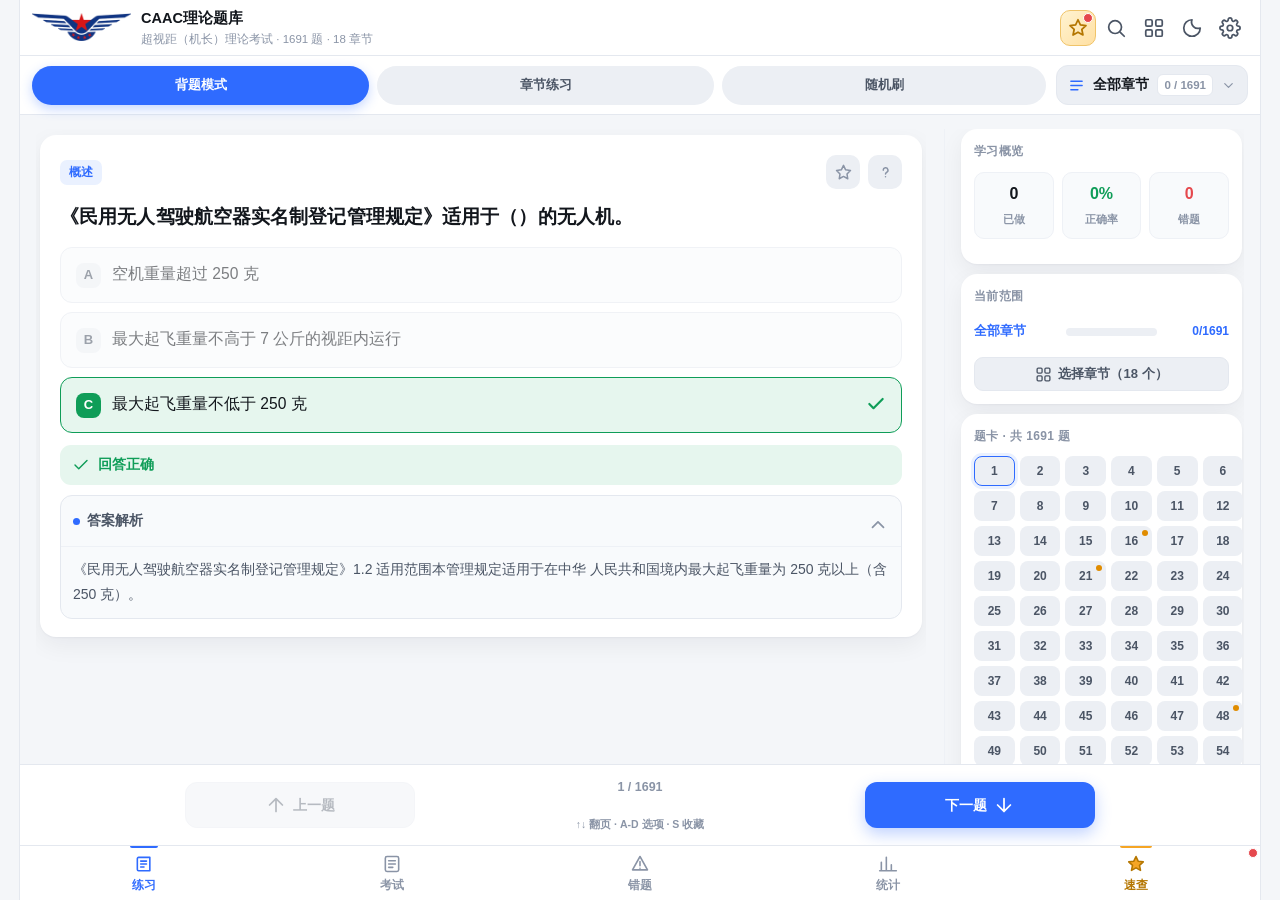
<file: index.html>
<!DOCTYPE html>
<html lang="zh-CN">
<head>
<meta charset="UTF-8">
<meta name="viewport" content="width=device-width,initial-scale=1,viewport-fit=cover,maximum-scale=1,user-scalable=no">
<meta name="theme-color" content="#ffffff">
<title>CAAC理论题库</title>
<link rel="icon" href="assets/favicon.png" type="image/png">
<link rel="apple-touch-icon" href="assets/favicon.png">
<link rel="stylesheet" href="assets/styles.css?v=20260930a">
</head>
<body>

<div id="app">
  <!-- ============ 顶部 ============ -->
  <header class="topbar">
    <div class="tb-left">
      <div class="logo"><img src="assets/logo-mark.png" alt="中国民航 CAAC 徽标"></div>
      <div class="tb-title">
        <div class="t1"><span id="bankName">题库加载中…</span></div>
        <div class="t2" id="bankMeta">—</div>
      </div>
    </div>
    <div class="tb-right">
      <a class="icon-btn cheat-btn" href="cheatsheet.html" title="理论速查 · 高频考点" aria-label="理论速查">
        <svg viewBox="0 0 24 24"><path d="M12 3l2.6 5.6 6.1.8-4.5 4.2 1.2 6-5.4-3-5.4 3 1.2-6L3.3 9.4l6.1-.8z"/></svg>
        <span class="dot"></span>
      </a>
      <button class="icon-btn" id="btnSearch" title="搜索题目">
        <svg viewBox="0 0 24 24"><circle cx="11" cy="11" r="7"/><path d="M21 21l-4.3-4.3"/></svg>
      </button>
      <button class="icon-btn" id="btnSheet" title="题卡">
        <svg viewBox="0 0 24 24"><rect x="3" y="3" width="7" height="7" rx="1.5"/><rect x="14" y="3" width="7" height="7" rx="1.5"/><rect x="3" y="14" width="7" height="7" rx="1.5"/><rect x="14" y="14" width="7" height="7" rx="1.5"/></svg>
      </button>
      <button class="icon-btn" id="btnTheme" title="切换主题">
        <svg viewBox="0 0 24 24" id="icoTheme"><path d="M12 3a9 9 0 1 0 9 9 7 7 0 0 1-9-9z"/></svg>
      </button>
      <button class="icon-btn" id="btnSetting" title="设置">
        <svg viewBox="0 0 24 24"><circle cx="12" cy="12" r="3"/><path d="M19.4 15a1.65 1.65 0 0 0 .33 1.82l.06.06a2 2 0 0 1-2.83 2.83l-.06-.06a1.65 1.65 0 0 0-1.82-.33 1.65 1.65 0 0 0-1 1.51V21a2 2 0 0 1-4 0v-.09A1.65 1.65 0 0 0 9 19.4a1.65 1.65 0 0 0-1.82.33l-.06.06a2 2 0 0 1-2.83-2.83l.06-.06a1.65 1.65 0 0 0 .33-1.82 1.65 1.65 0 0 0-1.51-1H3a2 2 0 0 1 0-4h.09A1.65 1.65 0 0 0 4.6 9a1.65 1.65 0 0 0-.33-1.82l-.06-.06a2 2 0 0 1 2.83-2.83l.06.06a1.65 1.65 0 0 0 1.82.33H9a1.65 1.65 0 0 0 1-1.51V3a2 2 0 0 1 4 0v.09a1.65 1.65 0 0 0 1 1.51 1.65 1.65 0 0 0 1.82-.33l.06-.06a2 2 0 0 1 2.83 2.83l-.06.06a1.65 1.65 0 0 0-.33 1.82V9a1.65 1.65 0 0 0 1.51 1H21a2 2 0 0 1 0 4h-.09a1.65 1.65 0 0 0-1.51 1z"/></svg>
      </button>
    </div>
  </header>

  <!-- ============ 主体 ============ -->
  <main id="main">

    <!-- ---------- 练习 ---------- -->
    <section class="page" id="page-practice">
      <div class="modebar">
        <div class="seg" id="modeChips">
          <button class="chip on" data-mode="browse">背题模式</button>
          <button class="chip" data-mode="chapter">章节练习</button>
          <button class="chip" data-mode="random">随机刷</button>
        </div>
        <button class="catmenu" id="catMenu">
          <svg class="cm-i" viewBox="0 0 24 24"><path d="M4 6h16M4 12h16M4 18h10"/></svg>
          <span class="cm-t" id="catMenuTitle">全部章节</span>
          <span class="cm-n" id="catMenuNum">0 / 0</span>
          <svg class="cm-a" viewBox="0 0 24 24"><path d="M6 9l6 6 6-6"/></svg>
        </button>
      </div>

      <div class="p-body">
        <div class="stage" id="stage">
          <div class="card-wrap" id="cardWrap"></div>
        </div>
        <aside class="rail" id="rail"></aside>
      </div>

      <div class="qbar">
        <button class="nav-btn" id="btnPrev">
          <svg viewBox="0 0 24 24"><path d="M12 19V5M5 12l7-7 7 7"/></svg><span>上一题</span>
        </button>
        <div class="qbar-mid">
          <div class="pos" id="posText">0 / 0</div>
          <div class="combo" id="comboText"></div>
          <div class="hint">↑↓ 翻页 · A-D 选项 · S 收藏</div>
        </div>
        <button class="nav-btn primary" id="btnNext">
          <span>下一题</span><svg viewBox="0 0 24 24"><path d="M12 5v14M19 12l-7 7-7-7"/></svg>
        </button>
      </div>
    </section>

    <!-- ---------- 考试 ---------- -->
    <section class="page hide" id="page-exam">
      <div id="examSetup" class="panel-wrap"></div>
      <div id="examRun" class="hide"></div>
      <div id="examResult" class="hide"></div>
    </section>

    <!-- ---------- 错题 ---------- -->
    <section class="page hide" id="page-wrong">
      <div class="modebar">
        <button class="catmenu" id="wrongMenu">
          <svg class="cm-i" viewBox="0 0 24 24"><path d="M12 3l9 16H3z"/><path d="M12 9.5v4M12 17h.01"/></svg>
          <span class="cm-t" id="wrongMenuTitle">全部错题</span>
          <span class="cm-n" id="wrongMenuNum">0</span>
          <svg class="cm-a" viewBox="0 0 24 24"><path d="M6 9l6 6 6-6"/></svg>
        </button>
      </div>
      <div class="panel-wrap" id="wrongBody"></div>
    </section>

    <!-- ---------- 统计 ---------- -->
    <section class="page hide" id="page-stats">
      <div class="panel-wrap" id="statsBody"></div>
    </section>

  </main>

  <!-- ============ 底部导航 ============ -->
  <nav class="tabbar">
    <button class="tab on" data-tab="practice">
      <svg viewBox="0 0 24 24"><path d="M4 5.5A1.5 1.5 0 0 1 5.5 4H19v16H5.5A1.5 1.5 0 0 1 4 18.5z"/><path d="M8 8.5h7M8 12h7M8 15.5h4"/></svg>
      <span>练习</span>
    </button>
    <button class="tab" data-tab="exam">
      <svg viewBox="0 0 24 24"><rect x="4" y="3" width="16" height="18" rx="2"/><path d="M8 8h8M8 12h8M8 16h5"/></svg>
      <span>考试</span>
    </button>
    <button class="tab" data-tab="wrong">
      <svg viewBox="0 0 24 24"><path d="M12 3l9 16H3z"/><path d="M12 9v5M12 17h.01"/></svg>
      <span>错题</span>
    </button>
    <button class="tab" data-tab="stats">
      <svg viewBox="0 0 24 24"><path d="M4 20V10M10 20V4M16 20v-7M22 20H2"/></svg>
      <span>统计</span>
    </button>
    <a class="tab cheat-tab" href="cheatsheet.html">
      <svg viewBox="0 0 24 24"><path d="M12 3l2.6 5.6 6.1.8-4.5 4.2 1.2 6-5.4-3-5.4 3 1.2-6L3.3 9.4l6.1-.8z"/></svg>
      <span>速查</span>
      <em class="cheat-dot"></em>
    </a>
  </nav>
</div>

<!-- ============ 弹层 ============ -->
<div class="mask hide" id="mask"></div>

<div class="sheet hide" id="sheet">
  <div class="sheet-head">
    <div class="sh-title" id="sheetTitle">题卡</div>
    <button class="icon-btn" id="sheetClose">
      <svg viewBox="0 0 24 24"><path d="M6 6l12 12M18 6L6 18"/></svg>
    </button>
  </div>
  <div class="sheet-body" id="sheetBody"></div>
</div>

<div class="toast" id="toast"></div>

<script src="data/bank-real.js?v=20260930a"></script>
<script src="assets/app.js?v=20260930a"></script>
</body>
</html>
</file>
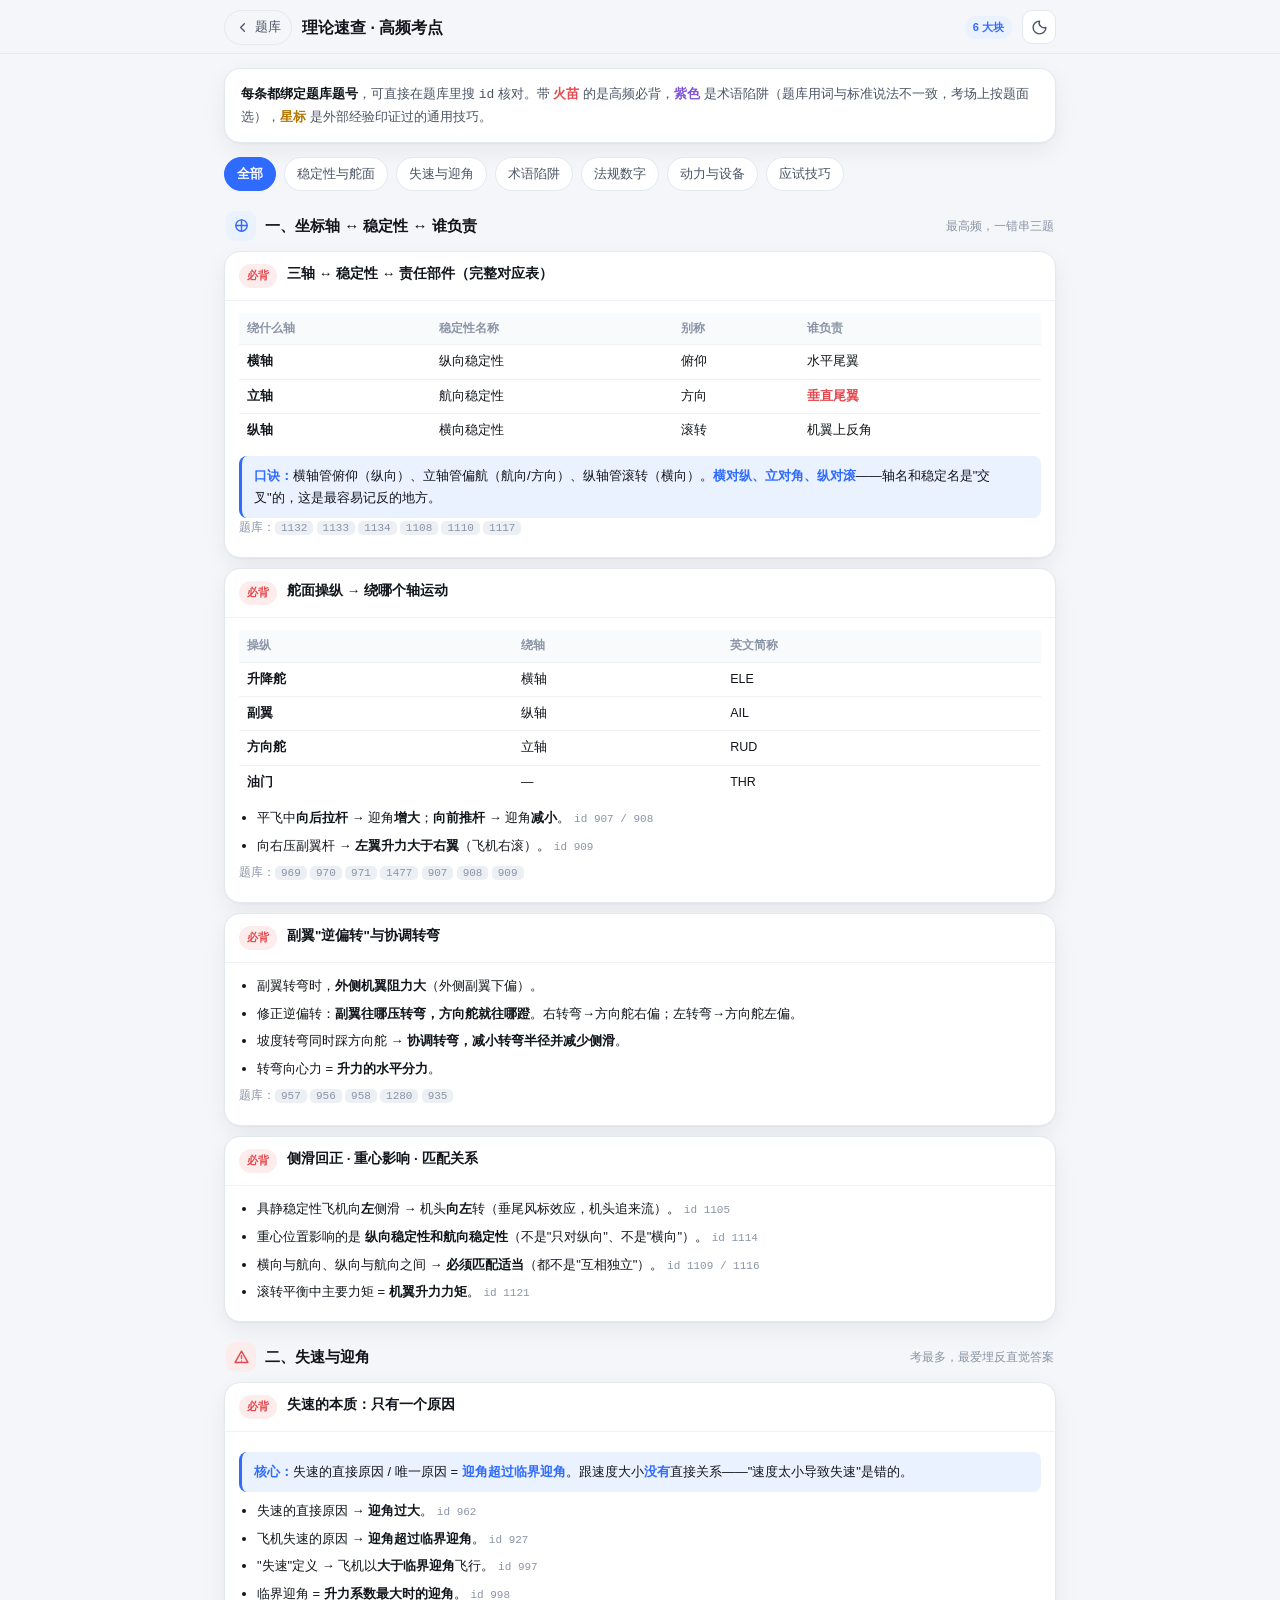
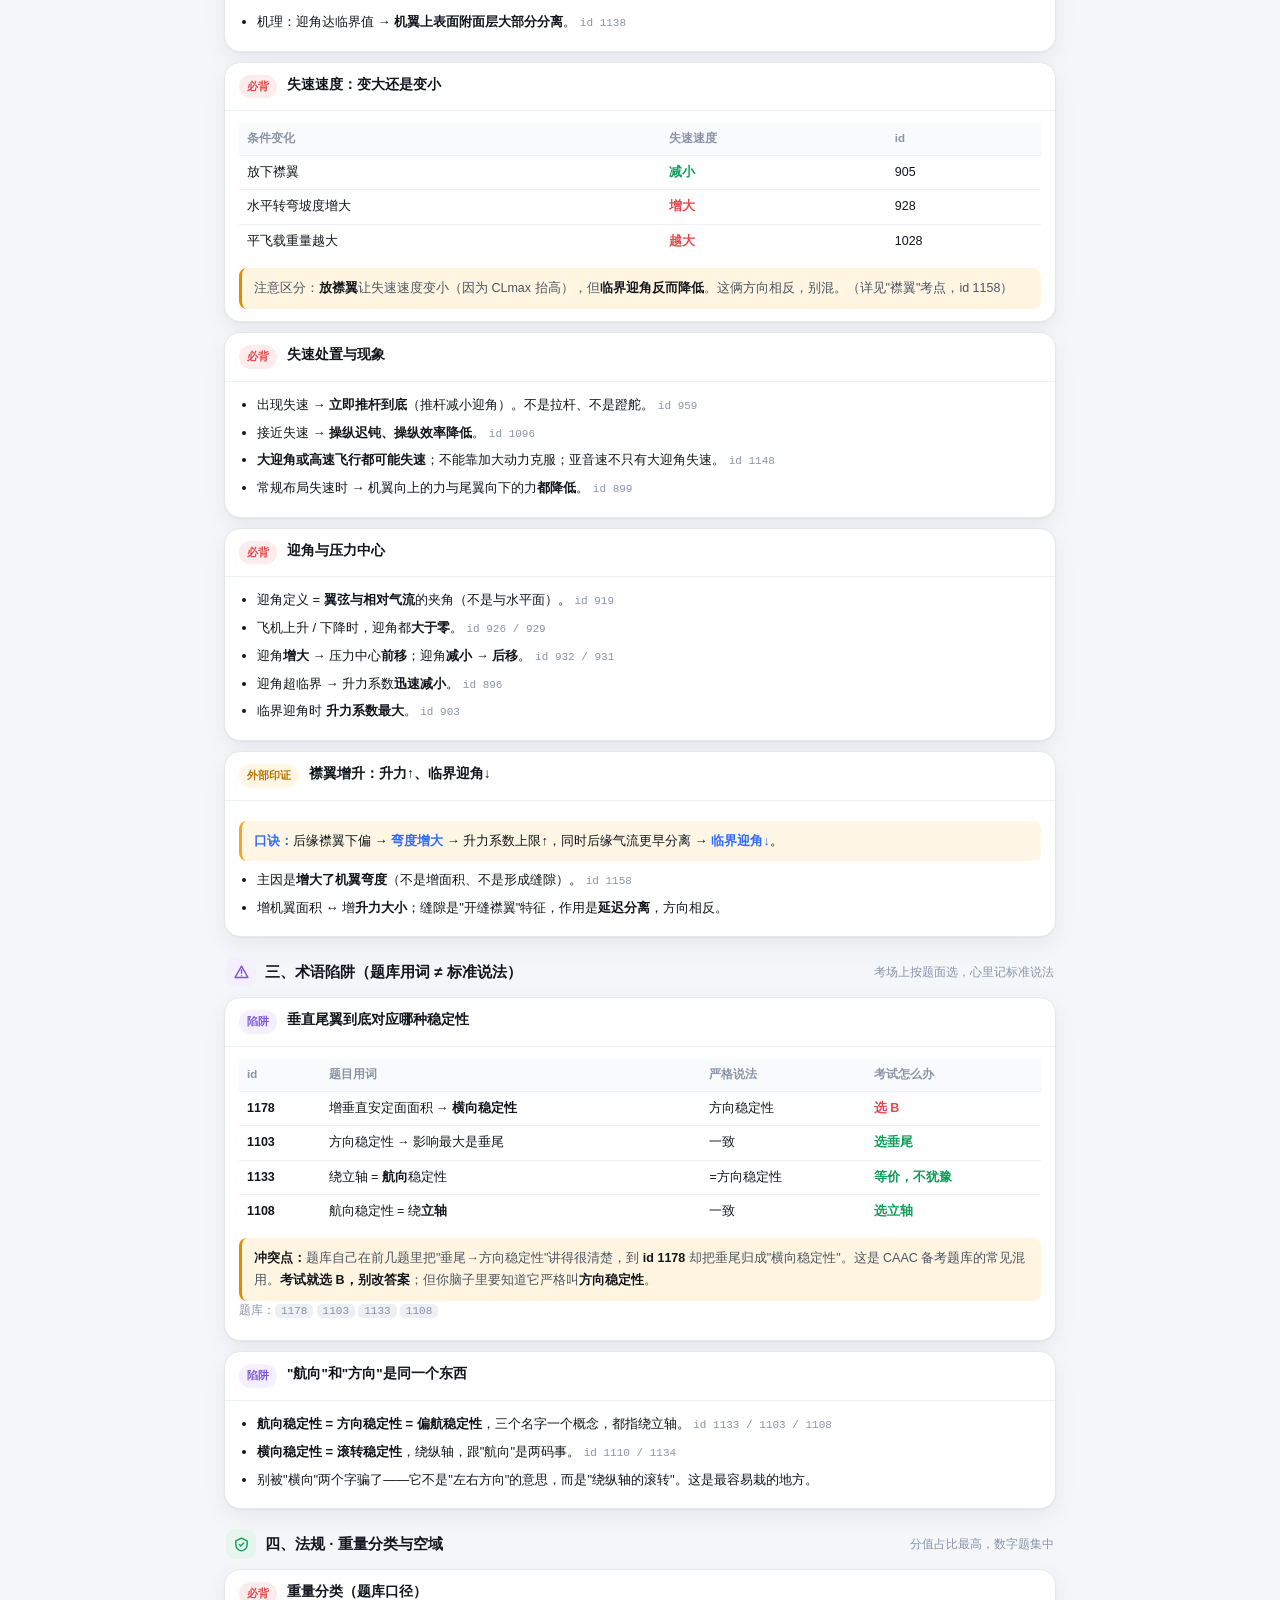
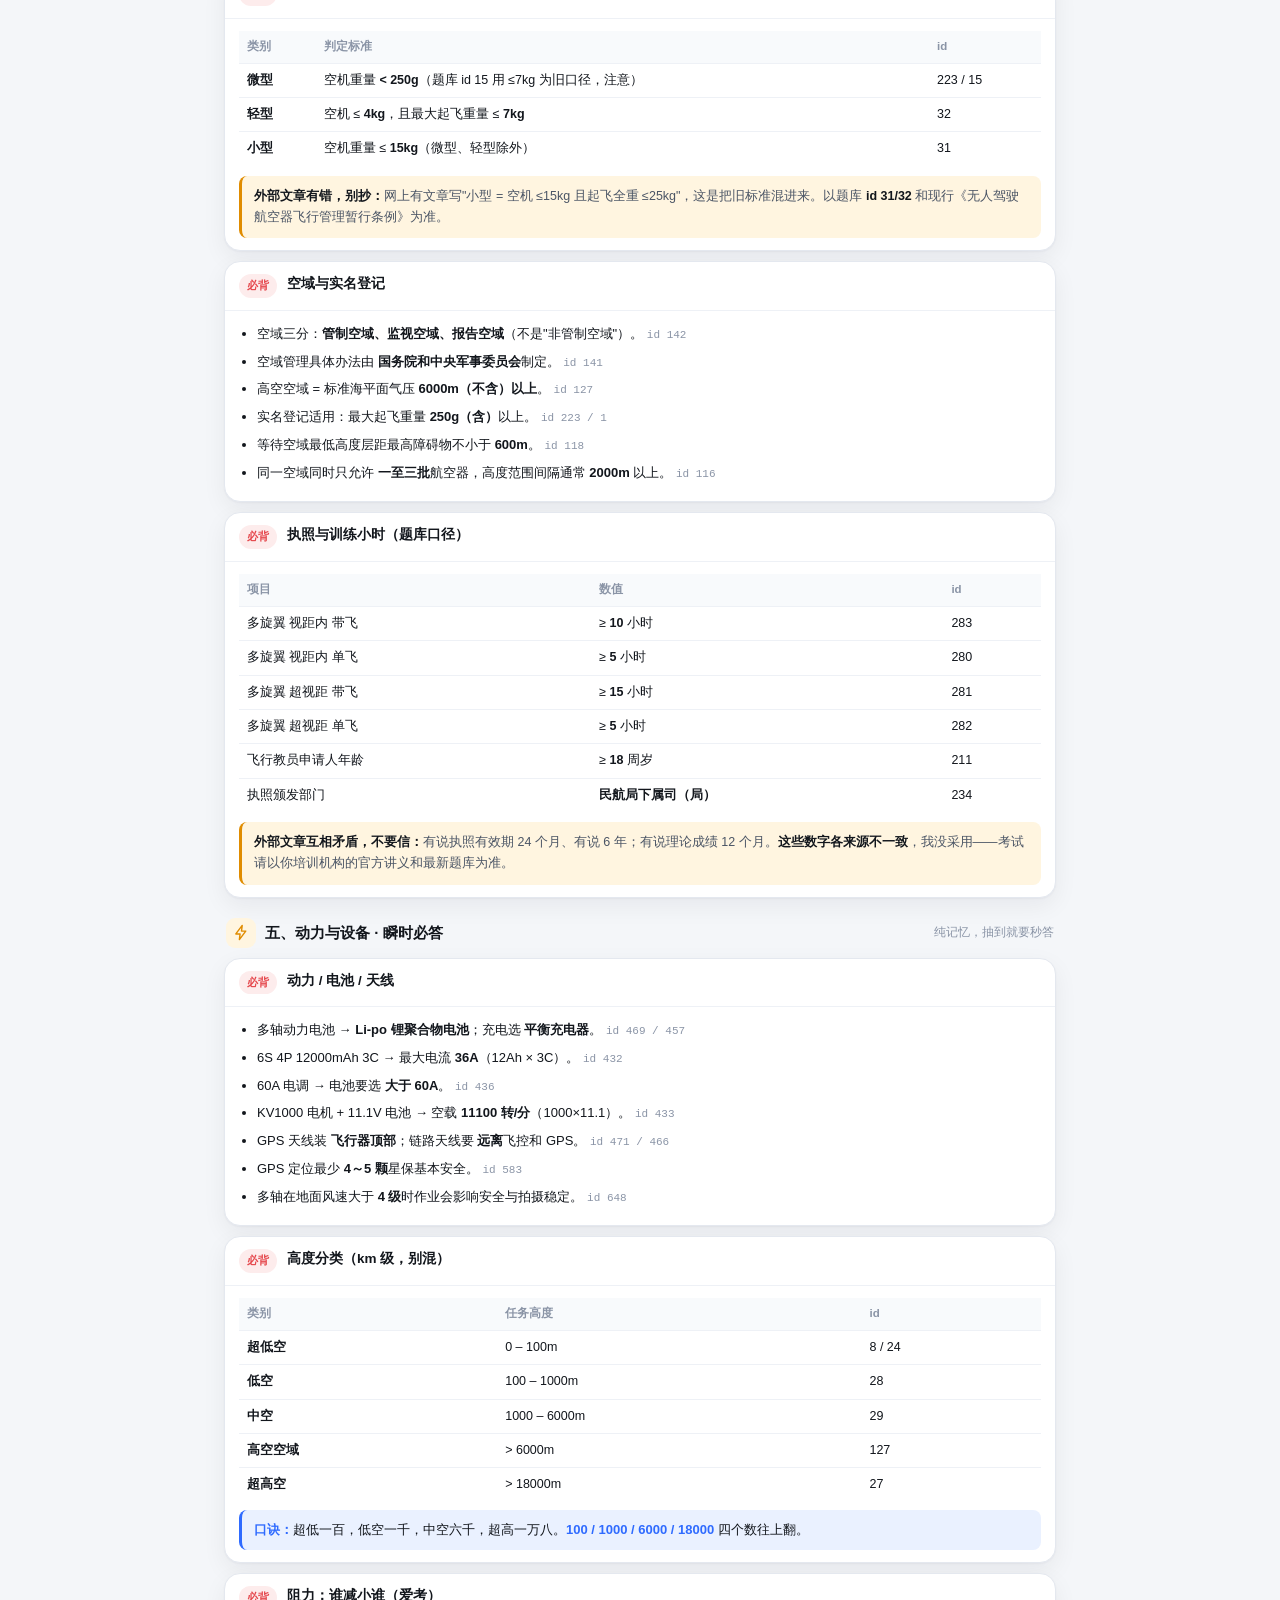
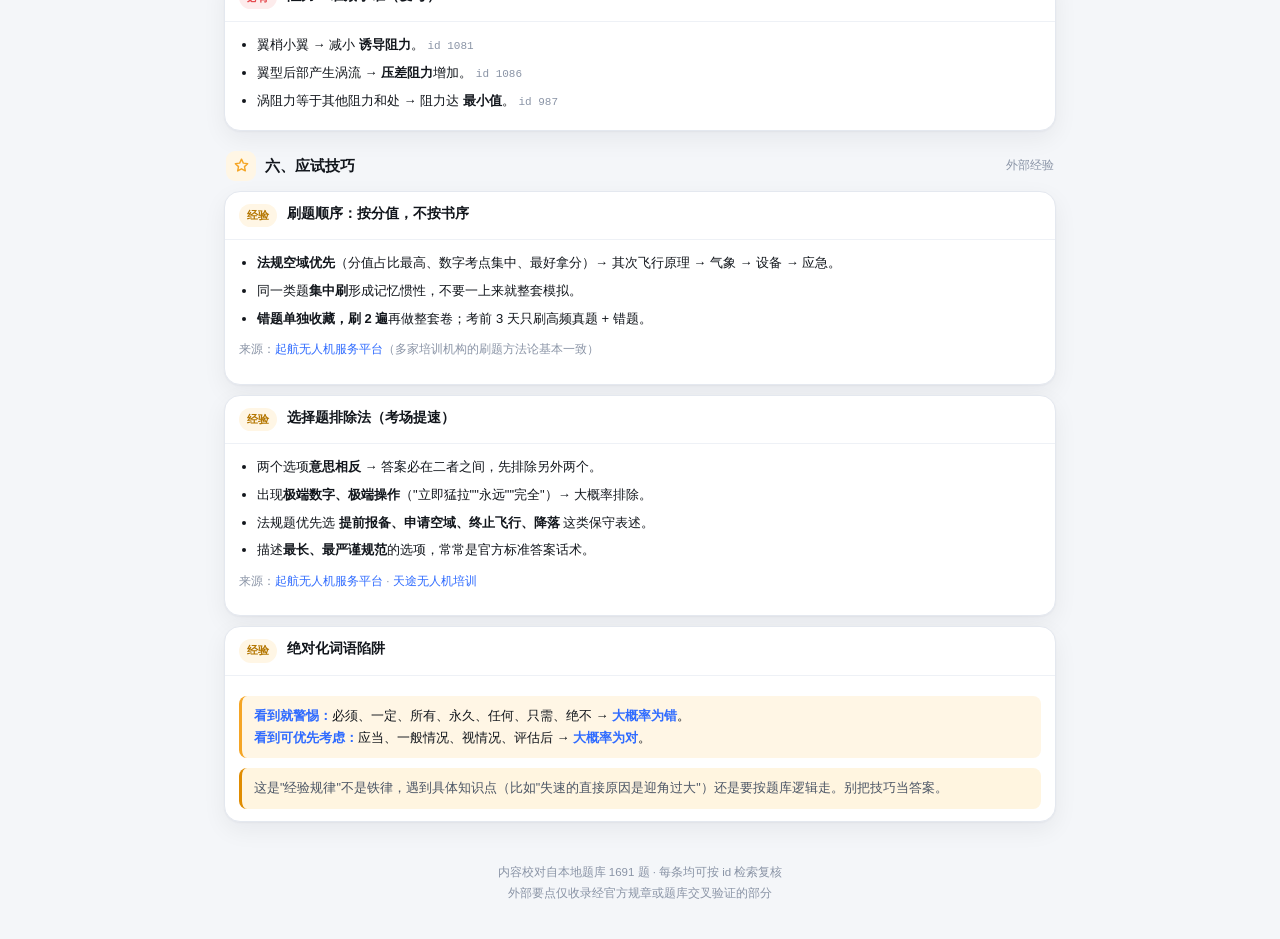
<file: cheatsheet.html>
<!DOCTYPE html>
<html lang="zh-CN">
<head>
<meta charset="UTF-8">
<meta name="viewport" content="width=device-width,initial-scale=1,viewport-fit=cover">
<title>CAAC 理论速查 · 高频考点</title>
<meta name="theme-color" content="#ffffff">
<link rel="icon" href="assets/favicon.png" type="image/png">
<link rel="stylesheet" href="assets/styles.css?v=20260929b">
<style>
:root{
  --hot:#e5484d; --hot-soft:#fdecec;
  --trap:#7f56d9; --trap-soft:#f4f0ff;
  --star:#f5a524; --star-soft:#fff6e5;
}
[data-theme="dark"]{
  --hot:#ff6b6f; --hot-soft:#39191b;
  --trap:#a78bfa; --trap-soft:#241d3a;
  --star:#f5a524; --star-soft:#3a2c10;
}
/* 页面本身是长文档流，必须解掉主站的「全屏不滚动」布局（body{overflow:hidden} / height:100%） */
html,body{height:auto;min-height:100%;overflow:visible;overflow-y:auto;overscroll-behavior:auto}
body{margin:0;background:var(--bg);color:var(--text);font-family:-apple-system,BlinkMacSystemFont,"Segoe UI","PingFang SC","Hiragino Sans GB","Microsoft YaHei",sans-serif;-webkit-font-smoothing:antialiased}
.wrap{max-width:860px;margin:0 auto;padding:0 14px calc(40px + env(safe-area-inset-bottom,0px))}

.top{position:sticky;top:0;z-index:20;background:var(--bg);border-bottom:1px solid var(--line);padding:10px 0 8px}
.top .row{display:flex;align-items:center;gap:10px;max-width:860px;margin:0 auto;padding:0 14px}
.top .back{display:inline-flex;align-items:center;gap:5px;text-decoration:none;color:var(--text2);font-size:13px;padding:6px 10px;border:1px solid var(--line);border-radius:999px}
.top .back svg{width:15px;height:15px;fill:none;stroke:currentColor;stroke-width:2;stroke-linecap:round;stroke-linejoin:round}
.top h1{font-size:16px;font-weight:600;margin:0;flex:1}
.top .badge{font-size:11px;padding:3px 8px;border-radius:999px;background:var(--brand-soft);color:var(--brand);font-weight:600;white-space:nowrap}
.iconbtn{width:34px;height:34px;flex:0 0 auto;border:1px solid var(--line);background:var(--card);border-radius:10px;display:inline-flex;align-items:center;justify-content:center;cursor:pointer;color:var(--text2)}
.iconbtn svg{width:17px;height:17px;fill:none;stroke:currentColor;stroke-width:2;stroke-linecap:round;stroke-linejoin:round}

.hero{background:var(--card);border:1px solid var(--line);border-radius:var(--r);padding:14px 16px;margin:14px 0;box-shadow:var(--shadow)}
.hero p{margin:0;font-size:13px;line-height:1.7;color:var(--text2)}
.hero b{color:var(--text)}

.filters{display:flex;gap:8px;flex-wrap:wrap;margin:0 0 14px}
.filters button{font-size:12.5px;padding:6px 12px;border-radius:999px;border:1px solid var(--line);background:var(--card);color:var(--text2);cursor:pointer}
.filters button.on{background:var(--brand);border-color:var(--brand);color:#fff;font-weight:600}

.sec{margin:0 0 18px}
.sec-h{display:flex;align-items:center;gap:9px;margin:20px 2px 10px}
.sec-h .ic{width:30px;height:30px;flex:0 0 auto;border-radius:9px;display:flex;align-items:center;justify-content:center}
.sec-h .ic svg{width:17px;height:17px;fill:none;stroke-width:2;stroke-linecap:round;stroke-linejoin:round}
.sec-h h2{font-size:15px;font-weight:600;margin:0;flex:1}
.sec-h .cnt{font-size:11.5px;color:var(--muted)}

.card{background:var(--card);border:1px solid var(--line);border-radius:var(--r);box-shadow:var(--shadow);overflow:hidden}
.card+.card{margin-top:10px}
.card-h{display:flex;align-items:flex-start;gap:10px;padding:12px 14px;border-bottom:1px solid var(--line2)}
.card-h .fire{flex:0 0 auto;font-size:11px;font-weight:700;padding:3px 8px;border-radius:999px;white-space:nowrap}
.fire.hot{background:var(--hot-soft);color:var(--hot)}
.fire.trap{background:var(--trap-soft);color:var(--trap)}
.fire.star{background:var(--star-soft);color:#b47600}
[data-theme="dark"] .fire.star{color:var(--star)}
.card-h .tt{font-size:13.5px;font-weight:600;line-height:1.5;flex:1}
.card-b{padding:12px 14px}
.card-b .ids{font-size:11.5px;color:var(--muted);margin-bottom:8px}
.card-b .ids code{background:var(--bg2);padding:1px 6px;border-radius:5px;font-size:11px;font-family:ui-monospace,Menlo,Consolas,monospace}

table{width:100%;border-collapse:collapse;font-size:12.5px}
th,td{text-align:left;padding:7px 8px;border-bottom:1px solid var(--line2);vertical-align:top;line-height:1.55}
th{font-size:11.5px;color:var(--muted);font-weight:600;background:var(--card2)}
tr:last-child td{border-bottom:0}
td.k{font-weight:600;white-space:nowrap}
.hl{color:var(--hot);font-weight:600}
.ok{color:var(--ok);font-weight:600}

ul.li{margin:0;padding-left:18px}
ul.li li{font-size:13px;line-height:1.75;margin-bottom:5px}
ul.li li b{color:var(--text)}
ul.li li .idtag{font-size:11px;color:var(--muted);font-family:ui-monospace,monospace}

.mnemonic{background:var(--brand-soft);border-left:3px solid var(--brand);border-radius:8px;padding:9px 12px;font-size:13px;line-height:1.7;margin:8px 0 0;color:var(--text)}
.mnemonic b{color:var(--brand)}

.warnbox{background:var(--warn-soft);border-left:3px solid var(--warn);border-radius:8px;padding:10px 12px;font-size:12.5px;line-height:1.7;margin:10px 0 0;color:var(--text2)}
.warnbox b{color:var(--text)}

.src{font-size:11.5px;color:var(--muted);line-height:1.7;margin-top:10px}
.src a{color:var(--brand);text-decoration:none}
.foot{text-align:center;font-size:11.5px;color:var(--muted);padding:22px 0 0;line-height:1.8}
.hide{display:none!important}
</style>
</head>
<body>

<div class="top">
  <div class="row">
    <a class="back" href="index.html">
      <svg viewBox="0 0 24 24"><path d="M15 18l-6-6 6-6"/></svg>题库
    </a>
    <h1>理论速查 · 高频考点</h1>
    <span class="badge" id="cntBadge">— 条</span>
    <button class="iconbtn" id="btnTheme" title="切换主题">
      <svg viewBox="0 0 24 24" id="icoTheme"><path d="M12 3a9 9 0 1 0 9 9 7 7 0 0 1-9-9z"/></svg>
    </button>
  </div>
</div>

<div class="wrap">

  <div class="hero">
    <p><b>每条都绑定题库题号</b>，可直接在题库里搜 <code>id</code> 核对。带 <span style="color:var(--hot);font-weight:600">火苗</span> 的是高频必背，<span style="color:var(--trap);font-weight:600">紫色</span> 是术语陷阱（题库用词与标准说法不一致，考场上按题面选），<span style="color:#b47600;font-weight:600">星标</span> 是外部经验印证过的通用技巧。</p>
  </div>

  <div class="filters" id="filters">
    <button class="on" data-f="all">全部</button>
    <button data-f="axis">稳定性与舵面</button>
    <button data-f="stall">失速与迎角</button>
    <button data-f="trap">术语陷阱</button>
    <button data-f="law">法规数字</button>
    <button data-f="power">动力与设备</button>
    <button data-f="tips">应试技巧</button>
  </div>

  <!-- ===== 稳定性与舵面 ===== -->
  <div class="sec" data-f="axis">
    <div class="sec-h">
      <div class="ic" style="background:var(--brand-soft)">
        <svg viewBox="0 0 24 24" style="stroke:var(--brand)"><circle cx="12" cy="12" r="8"/><path d="M12 4v16M4 12h16"/></svg>
      </div>
      <h2>一、坐标轴 ↔ 稳定性 ↔ 谁负责</h2>
      <span class="cnt">最高频，一错串三题</span>
    </div>

    <div class="card">
      <div class="card-h">
        <span class="fire hot">必背</span>
        <div class="tt">三轴 ↔ 稳定性 ↔ 责任部件（完整对应表）</div>
      </div>
      <div class="card-b">
        <table>
          <tr><th>绕什么轴</th><th>稳定性名称</th><th>别称</th><th>谁负责</th></tr>
          <tr><td class="k">横轴</td><td>纵向稳定性</td><td>俯仰</td><td>水平尾翼</td></tr>
          <tr><td class="k">立轴</td><td>航向稳定性</td><td>方向</td><td class="hl">垂直尾翼</td></tr>
          <tr><td class="k">纵轴</td><td>横向稳定性</td><td>滚转</td><td>机翼上反角</td></tr>
        </table>
        <p class="mnemonic"><b>口诀：</b>横轴管俯仰（纵向）、立轴管偏航（航向/方向）、纵轴管滚转（横向）。<b>横对纵、立对角、纵对滚</b>——轴名和稳定名是"交叉"的，这是最容易记反的地方。</p>
        <div class="ids">题库：<code>1132</code> <code>1133</code> <code>1134</code> <code>1108</code> <code>1110</code> <code>1117</code></div>
      </div>
    </div>

    <div class="card">
      <div class="card-h">
        <span class="fire hot">必背</span>
        <div class="tt">舵面操纵 → 绕哪个轴运动</div>
      </div>
      <div class="card-b">
        <table>
          <tr><th>操纵</th><th>绕轴</th><th>英文简称</th></tr>
          <tr><td class="k">升降舵</td><td>横轴</td><td>ELE</td></tr>
          <tr><td class="k">副翼</td><td>纵轴</td><td>AIL</td></tr>
          <tr><td class="k">方向舵</td><td>立轴</td><td>RUD</td></tr>
          <tr><td class="k">油门</td><td>—</td><td>THR</td></tr>
        </table>
        <ul class="li" style="margin-top:8px">
          <li>平飞中<b>向后拉杆</b> → 迎角<b>增大</b>；<b>向前推杆</b> → 迎角<b>减小</b>。 <span class="idtag">id 907 / 908</span></li>
          <li>向右压副翼杆 → <b>左翼升力大于右翼</b>（飞机右滚）。 <span class="idtag">id 909</span></li>
        </ul>
        <div class="ids">题库：<code>969</code> <code>970</code> <code>971</code> <code>1477</code> <code>907</code> <code>908</code> <code>909</code></div>
      </div>
    </div>

    <div class="card">
      <div class="card-h">
        <span class="fire hot">必背</span>
        <div class="tt">副翼"逆偏转"与协调转弯</div>
      </div>
      <div class="card-b">
        <ul class="li">
          <li>副翼转弯时，<b>外侧机翼阻力大</b>（外侧副翼下偏）。</li>
          <li>修正逆偏转：<b>副翼往哪压转弯，方向舵就往哪蹬</b>。右转弯→方向舵右偏；左转弯→方向舵左偏。</li>
          <li>坡度转弯同时踩方向舵 → <b>协调转弯，减小转弯半径并减少侧滑</b>。</li>
          <li>转弯向心力 = <b>升力的水平分力</b>。</li>
        </ul>
        <div class="ids">题库：<code>957</code> <code>956</code> <code>958</code> <code>1280</code> <code>935</code></div>
      </div>
    </div>

    <div class="card">
      <div class="card-h">
        <span class="fire hot">必背</span>
        <div class="tt">侧滑回正 · 重心影响 · 匹配关系</div>
      </div>
      <div class="card-b">
        <ul class="li">
          <li>具静稳定性飞机向<b>左</b>侧滑 → 机头<b>向左</b>转（垂尾风标效应，机头追来流）。 <span class="idtag">id 1105</span></li>
          <li>重心位置影响的是 <b>纵向稳定性和航向稳定性</b>（不是"只对纵向"、不是"横向"）。 <span class="idtag">id 1114</span></li>
          <li>横向与航向、纵向与航向之间 → <b>必须匹配适当</b>（都不是"互相独立"）。 <span class="idtag">id 1109 / 1116</span></li>
          <li>滚转平衡中主要力矩 = <b>机翼升力力矩</b>。 <span class="idtag">id 1121</span></li>
        </ul>
      </div>
    </div>
  </div>

  <!-- ===== 失速与迎角 ===== -->
  <div class="sec" data-f="stall">
    <div class="sec-h">
      <div class="ic" style="background:var(--err-soft)">
        <svg viewBox="0 0 24 24" style="stroke:var(--err)"><path d="M12 3l9 16H3z"/><path d="M12 9.5v4M12 17h.01"/></svg>
      </div>
      <h2>二、失速与迎角</h2>
      <span class="cnt">考最多，最爱埋反直觉答案</span>
    </div>

    <div class="card">
      <div class="card-h">
        <span class="fire hot">必背</span>
        <div class="tt">失速的本质：只有一个原因</div>
      </div>
      <div class="card-b">
        <p class="mnemonic"><b>核心：</b>失速的直接原因 / 唯一原因 = <b>迎角超过临界迎角</b>。跟速度大小<b>没有</b>直接关系——"速度太小导致失速"是错的。</p>
        <ul class="li" style="margin-top:8px">
          <li>失速的直接原因 → <b>迎角过大</b>。 <span class="idtag">id 962</span></li>
          <li>飞机失速的原因 → <b>迎角超过临界迎角</b>。 <span class="idtag">id 927</span></li>
          <li>"失速"定义 → 飞机以<b>大于临界迎角</b>飞行。 <span class="idtag">id 997</span></li>
          <li>临界迎角 = <b>升力系数最大时的迎角</b>。 <span class="idtag">id 998</span></li>
          <li>机理：迎角达临界值 → <b>机翼上表面附面层大部分分离</b>。 <span class="idtag">id 1138</span></li>
        </ul>
      </div>
    </div>

    <div class="card">
      <div class="card-h">
        <span class="fire hot">必背</span>
        <div class="tt">失速速度：变大还是变小</div>
      </div>
      <div class="card-b">
        <table>
          <tr><th>条件变化</th><th>失速速度</th><th>id</th></tr>
          <tr><td>放下襟翼</td><td class="ok">减小</td><td>905</td></tr>
          <tr><td>水平转弯坡度增大</td><td class="hl">增大</td><td>928</td></tr>
          <tr><td>平飞载重量越大</td><td class="hl">越大</td><td>1028</td></tr>
        </table>
        <div class="warnbox">注意区分：<b>放襟翼</b>让失速速度变小（因为 CLmax 抬高），但<b>临界迎角反而降低</b>。这俩方向相反，别混。（详见"襟翼"考点，id 1158）</div>
      </div>
    </div>

    <div class="card">
      <div class="card-h">
        <span class="fire hot">必背</span>
        <div class="tt">失速处置与现象</div>
      </div>
      <div class="card-b">
        <ul class="li">
          <li>出现失速 → <b>立即推杆到底</b>（推杆减小迎角）。不是拉杆、不是蹬舵。 <span class="idtag">id 959</span></li>
          <li>接近失速 → <b>操纵迟钝、操纵效率降低</b>。 <span class="idtag">id 1096</span></li>
          <li><b>大迎角或高速飞行都可能失速</b>；不能靠加大动力克服；亚音速不只有大迎角失速。 <span class="idtag">id 1148</span></li>
          <li>常规布局失速时 → 机翼向上的力与尾翼向下的力<b>都降低</b>。 <span class="idtag">id 899</span></li>
        </ul>
      </div>
    </div>

    <div class="card">
      <div class="card-h">
        <span class="fire hot">必背</span>
        <div class="tt">迎角与压力中心</div>
      </div>
      <div class="card-b">
        <ul class="li">
          <li>迎角定义 = <b>翼弦与相对气流</b>的夹角（不是与水平面）。 <span class="idtag">id 919</span></li>
          <li>飞机上升 / 下降时，迎角都<b>大于零</b>。 <span class="idtag">id 926 / 929</span></li>
          <li>迎角<b>增大</b> → 压力中心<b>前移</b>；迎角<b>减小</b> → <b>后移</b>。 <span class="idtag">id 932 / 931</span></li>
          <li>迎角超临界 → 升力系数<b>迅速减小</b>。 <span class="idtag">id 896</span></li>
          <li>临界迎角时 <b>升力系数最大</b>。 <span class="idtag">id 903</span></li>
        </ul>
      </div>
    </div>

    <div class="card">
      <div class="card-h">
        <span class="fire star">外部印证</span>
        <div class="tt">襟翼增升：升力↑、临界迎角↓</div>
      </div>
      <div class="card-b">
        <p class="mnemonic" style="background:var(--star-soft);border-left-color:var(--star)"><b>口诀：</b>后缘襟翼下偏 → <b>弯度增大</b> → 升力系数上限↑，同时后缘气流更早分离 → <b>临界迎角↓</b>。</p>
        <ul class="li" style="margin-top:8px">
          <li>主因是<b>增大了机翼弯度</b>（不是增面积、不是形成缝隙）。 <span class="idtag">id 1158</span></li>
          <li>增机翼面积 ↔ 增<b>升力大小</b>；缝隙是"开缝襟翼"特征，作用是<b>延迟分离</b>，方向相反。</li>
        </ul>
      </div>
    </div>
  </div>

  <!-- ===== 术语陷阱 ===== -->
  <div class="sec" data-f="trap">
    <div class="sec-h">
      <div class="ic" style="background:var(--trap-soft)">
        <svg viewBox="0 0 24 24" style="stroke:var(--trap)"><path d="M12 3l9 16H3z"/><path d="M12 8v5M12 16.5h.01"/></svg>
      </div>
      <h2>三、术语陷阱（题库用词 ≠ 标准说法）</h2>
      <span class="cnt">考场上按题面选，心里记标准说法</span>
    </div>

    <div class="card">
      <div class="card-h">
        <span class="fire trap">陷阱</span>
        <div class="tt">垂直尾翼到底对应哪种稳定性</div>
      </div>
      <div class="card-b">
        <table>
          <tr><th>id</th><th>题目用词</th><th>严格说法</th><th>考试怎么办</th></tr>
          <tr><td class="k">1178</td><td>增垂直安定面面积 → <b>横向稳定性</b></td><td>方向稳定性</td><td class="hl">选 B</td></tr>
          <tr><td class="k">1103</td><td>方向稳定性 → 影响最大是垂尾</td><td>一致</td><td class="ok">选垂尾</td></tr>
          <tr><td class="k">1133</td><td>绕立轴 = <b>航向</b>稳定性</td><td>=方向稳定性</td><td class="ok">等价，不犹豫</td></tr>
          <tr><td class="k">1108</td><td>航向稳定性 = 绕<b>立轴</b></td><td>一致</td><td class="ok">选立轴</td></tr>
        </table>
        <div class="warnbox"><b>冲突点：</b>题库自己在前几题里把"垂尾→方向稳定性"讲得很清楚，到 <b>id 1178</b> 却把垂尾归成"横向稳定性"。这是 CAAC 备考题库的常见混用。<b>考试就选 B，别改答案</b>；但你脑子里要知道它严格叫<b>方向稳定性</b>。</div>
        <div class="ids">题库：<code>1178</code> <code>1103</code> <code>1133</code> <code>1108</code></div>
      </div>
    </div>

    <div class="card">
      <div class="card-h">
        <span class="fire trap">陷阱</span>
        <div class="tt">"航向"和"方向"是同一个东西</div>
      </div>
      <div class="card-b">
        <ul class="li">
          <li><b>航向稳定性 = 方向稳定性 = 偏航稳定性</b>，三个名字一个概念，都指绕立轴。 <span class="idtag">id 1133 / 1103 / 1108</span></li>
          <li><b>横向稳定性 = 滚转稳定性</b>，绕纵轴，跟"航向"是两码事。 <span class="idtag">id 1110 / 1134</span></li>
          <li>别被"横向"两个字骗了——它不是"左右方向"的意思，而是"绕纵轴的滚转"。这是最容易栽的地方。</li>
        </ul>
      </div>
    </div>
  </div>

  <!-- ===== 法规数字 ===== -->
  <div class="sec" data-f="law">
    <div class="sec-h">
      <div class="ic" style="background:var(--ok-soft)">
        <svg viewBox="0 0 24 24" style="stroke:var(--ok)"><path d="M12 3l8 4v5c0 5-3.5 8-8 9-4.5-1-8-4-8-9V7z"/><path d="M9 12l2 2 4-4"/></svg>
      </div>
      <h2>四、法规 · 重量分类与空域</h2>
      <span class="cnt">分值占比最高，数字题集中</span>
    </div>

    <div class="card">
      <div class="card-h">
        <span class="fire hot">必背</span>
        <div class="tt">重量分类（题库口径）</div>
      </div>
      <div class="card-b">
        <table>
          <tr><th>类别</th><th>判定标准</th><th>id</th></tr>
          <tr><td class="k">微型</td><td>空机重量 <b>&lt; 250g</b>（题库 id 15 用 ≤7kg 为旧口径，注意）</td><td>223 / 15</td></tr>
          <tr><td class="k">轻型</td><td>空机 ≤ <b>4kg</b>，且最大起飞重量 ≤ <b>7kg</b></td><td>32</td></tr>
          <tr><td class="k">小型</td><td>空机重量 ≤ <b>15kg</b>（微型、轻型除外）</td><td>31</td></tr>
        </table>
        <div class="warnbox"><b>外部文章有错，别抄：</b>网上有文章写"小型 = 空机 ≤15kg 且起飞全重 ≤25kg"，这是把旧标准混进来。以题库 <b>id 31/32</b> 和现行《无人驾驶航空器飞行管理暂行条例》为准。</div>
      </div>
    </div>

    <div class="card">
      <div class="card-h">
        <span class="fire hot">必背</span>
        <div class="tt">空域与实名登记</div>
      </div>
      <div class="card-b">
        <ul class="li">
          <li>空域三分：<b>管制空域、监视空域、报告空域</b>（不是"非管制空域"）。 <span class="idtag">id 142</span></li>
          <li>空域管理具体办法由 <b>国务院和中央军事委员会</b>制定。 <span class="idtag">id 141</span></li>
          <li>高空空域 = 标准海平面气压 <b>6000m（不含）以上</b>。 <span class="idtag">id 127</span></li>
          <li>实名登记适用：最大起飞重量 <b>250g（含）</b>以上。 <span class="idtag">id 223 / 1</span></li>
          <li>等待空域最低高度层距最高障碍物不小于 <b>600m</b>。 <span class="idtag">id 118</span></li>
          <li>同一空域同时只允许 <b>一至三批</b>航空器，高度范围间隔通常 <b>2000m</b> 以上。 <span class="idtag">id 116</span></li>
        </ul>
      </div>
    </div>

    <div class="card">
      <div class="card-h">
        <span class="fire hot">必背</span>
        <div class="tt">执照与训练小时（题库口径）</div>
      </div>
      <div class="card-b">
        <table>
          <tr><th>项目</th><th>数值</th><th>id</th></tr>
          <tr><td>多旋翼 视距内 带飞</td><td>≥ <b>10</b> 小时</td><td>283</td></tr>
          <tr><td>多旋翼 视距内 单飞</td><td>≥ <b>5</b> 小时</td><td>280</td></tr>
          <tr><td>多旋翼 超视距 带飞</td><td>≥ <b>15</b> 小时</td><td>281</td></tr>
          <tr><td>多旋翼 超视距 单飞</td><td>≥ <b>5</b> 小时</td><td>282</td></tr>
          <tr><td>飞行教员申请人年龄</td><td>≥ <b>18</b> 周岁</td><td>211</td></tr>
          <tr><td>执照颁发部门</td><td><b>民航局下属司（局）</b></td><td>234</td></tr>
        </table>
        <div class="warnbox"><b>外部文章互相矛盾，不要信：</b>有说执照有效期 24 个月、有说 6 年；有说理论成绩 12 个月。<b>这些数字各来源不一致</b>，我没采用——考试请以你培训机构的官方讲义和最新题库为准。</div>
      </div>
    </div>
  </div>

  <!-- ===== 动力与设备 ===== -->
  <div class="sec" data-f="power">
    <div class="sec-h">
      <div class="ic" style="background:var(--warn-soft)">
        <svg viewBox="0 0 24 24" style="stroke:var(--warn)"><path d="M13 2L4 14h6l-1 8 9-12h-6z"/></svg>
      </div>
      <h2>五、动力与设备 · 瞬时必答</h2>
      <span class="cnt">纯记忆，抽到就要秒答</span>
    </div>

    <div class="card">
      <div class="card-h">
        <span class="fire hot">必背</span>
        <div class="tt">动力 / 电池 / 天线</div>
      </div>
      <div class="card-b">
        <ul class="li">
          <li>多轴动力电池 → <b>Li-po 锂聚合物电池</b>；充电选 <b>平衡充电器</b>。 <span class="idtag">id 469 / 457</span></li>
          <li>6S 4P 12000mAh 3C → 最大电流 <b>36A</b>（12Ah × 3C）。 <span class="idtag">id 432</span></li>
          <li>60A 电调 → 电池要选 <b>大于 60A</b>。 <span class="idtag">id 436</span></li>
          <li>KV1000 电机 + 11.1V 电池 → 空载 <b>11100 转/分</b>（1000×11.1）。 <span class="idtag">id 433</span></li>
          <li>GPS 天线装 <b>飞行器顶部</b>；链路天线要 <b>远离</b>飞控和 GPS。 <span class="idtag">id 471 / 466</span></li>
          <li>GPS 定位最少 <b>4～5 颗</b>星保基本安全。 <span class="idtag">id 583</span></li>
          <li>多轴在地面风速大于 <b>4 级</b>时作业会影响安全与拍摄稳定。 <span class="idtag">id 648</span></li>
        </ul>
      </div>
    </div>

    <div class="card">
      <div class="card-h">
        <span class="fire hot">必背</span>
        <div class="tt">高度分类（km 级，别混）</div>
      </div>
      <div class="card-b">
        <table>
          <tr><th>类别</th><th>任务高度</th><th>id</th></tr>
          <tr><td class="k">超低空</td><td>0 – 100m</td><td>8 / 24</td></tr>
          <tr><td class="k">低空</td><td>100 – 1000m</td><td>28</td></tr>
          <tr><td class="k">中空</td><td>1000 – 6000m</td><td>29</td></tr>
          <tr><td class="k">高空空域</td><td>&gt; 6000m</td><td>127</td></tr>
          <tr><td class="k">超高空</td><td>&gt; 18000m</td><td>27</td></tr>
        </table>
        <p class="mnemonic"><b>口诀：</b>超低一百，低空一千，中空六千，超高一万八。<b>100 / 1000 / 6000 / 18000</b> 四个数往上翻。</p>
      </div>
    </div>

    <div class="card">
      <div class="card-h">
        <span class="fire hot">必背</span>
        <div class="tt">阻力：谁减小谁（爱考）</div>
      </div>
      <div class="card-b">
        <ul class="li">
          <li>翼梢小翼 → 减小 <b>诱导阻力</b>。 <span class="idtag">id 1081</span></li>
          <li>翼型后部产生涡流 → <b>压差阻力</b>增加。 <span class="idtag">id 1086</span></li>
          <li>涡阻力等于其他阻力和处 → 阻力达 <b>最小值</b>。 <span class="idtag">id 987</span></li>
        </ul>
      </div>
    </div>
  </div>

  <!-- ===== 应试技巧 ===== -->
  <div class="sec" data-f="tips">
    <div class="sec-h">
      <div class="ic" style="background:var(--star-soft)">
        <svg viewBox="0 0 24 24" style="stroke:var(--star)"><path d="M12 3l2.6 5.6 6.1.8-4.5 4.2 1.2 6-5.4-3-5.4 3 1.2-6L3.3 9.4l6.1-.8z"/></svg>
      </div>
      <h2>六、应试技巧</h2>
      <span class="cnt">外部经验</span>
    </div>

    <div class="card">
      <div class="card-h">
        <span class="fire star">经验</span>
        <div class="tt">刷题顺序：按分值，不按书序</div>
      </div>
      <div class="card-b">
        <ul class="li">
          <li><b>法规空域优先</b>（分值占比最高、数字考点集中、最好拿分）→ 其次飞行原理 → 气象 → 设备 → 应急。</li>
          <li>同一类题<b>集中刷</b>形成记忆惯性，不要一上来就整套模拟。</li>
          <li><b>错题单独收藏，刷 2 遍</b>再做整套卷；考前 3 天只刷高频真题 + 错题。</li>
        </ul>
        <p class="src">来源：<a href="https://www.qingzhicheng.com/jiazhao/caaczhizhao/7922.html" target="_blank" rel="noopener">起航无人机服务平台</a>（多家培训机构的刷题方法论基本一致）</p>
      </div>
    </div>

    <div class="card">
      <div class="card-h">
        <span class="fire star">经验</span>
        <div class="tt">选择题排除法（考场提速）</div>
      </div>
      <div class="card-b">
        <ul class="li">
          <li>两个选项<b>意思相反</b> → 答案必在二者之间，先排除另外两个。</li>
          <li>出现<b>极端数字、极端操作</b>（"立即猛拉""永远""完全"）→ 大概率排除。</li>
          <li>法规题优先选 <b>提前报备、申请空域、终止飞行、降落</b> 这类保守表述。</li>
          <li>描述<b>最长、最严谨规范</b>的选项，常常是官方标准答案话术。</li>
        </ul>
        <p class="src">来源：<a href="https://www.qingzhicheng.com/jiazhao/caaczhizhao/7922.html" target="_blank" rel="noopener">起航无人机服务平台</a> · <a href="https://www.toutiao.com/article/7592060167257129515/" target="_blank" rel="noopener">天途无人机培训</a></p>
      </div>
    </div>

    <div class="card">
      <div class="card-h">
        <span class="fire star">经验</span>
        <div class="tt">绝对化词语陷阱</div>
      </div>
      <div class="card-b">
        <p class="mnemonic" style="background:var(--star-soft);border-left-color:var(--star)"><b>看到就警惕：</b>必须、一定、所有、永久、任何、只需、绝不 → <b>大概率为错</b>。<br><b>看到可优先考虑：</b>应当、一般情况、视情况、评估后 → <b>大概率为对</b>。</p>
        <div class="warnbox">这是"经验规律"不是铁律，遇到具体知识点（比如"失速的直接原因是迎角过大"）还是要按题库逻辑走。别把技巧当答案。</div>
      </div>
    </div>
  </div>

  <div class="foot">
    内容校对自本地题库 1691 题 · 每条均可按 id 检索复核<br>
    外部要点仅收录经官方规章或题库交叉验证的部分
  </div>

</div>

<script>
(function(){
  var root = document.documentElement;
  var KEY = 'caac-theme';
  function setTheme(t){
    root.setAttribute('data-theme', t);
    document.querySelector('meta[name=theme-color]').setAttribute('content', t==='dark'?'#0e1116':'#ffffff');
    try{ localStorage.setItem(KEY, t); }catch(e){}
  }
  try{
    var saved = localStorage.getItem(KEY);
    if(saved){ setTheme(saved); }
    else if(window.matchMedia && window.matchMedia('(prefers-color-scheme: dark)').matches){ setTheme('dark'); }
  }catch(e){}
  document.getElementById('btnTheme').addEventListener('click', function(){
    setTheme(root.getAttribute('data-theme')==='dark' ? 'light' : 'dark');
  });

  var secs = Array.prototype.slice.call(document.querySelectorAll('.sec'));
  document.getElementById('cntBadge').textContent = secs.length + ' 大块';

  var btns = Array.prototype.slice.call(document.querySelectorAll('#filters button'));
  btns.forEach(function(b){
    b.addEventListener('click', function(){
      btns.forEach(function(x){ x.classList.remove('on'); });
      b.classList.add('on');
      var f = b.getAttribute('data-f');
      secs.forEach(function(s){
        s.classList.toggle('hide', !(f==='all' || s.getAttribute('data-f')===f));
      });
    });
  });
})();
</script>
</body>
</html>
</file>
<file: assets/styles.css>
/* ================= 基础变量 ================= */
:root{
  --bg:#f4f6f9; --bg2:#eceff4; --card:#ffffff; --card2:#f8fafc;
  --text:#12161c; --text2:#4b5565; --muted:#8a94a6;
  --line:#e4e8ef; --line2:#eef1f6;
  --brand:#2f6bff; --brand-soft:#eaf1ff;
  --ok:#0f9d58; --ok-soft:#e6f6ee;
  --err:#e5484d; --err-soft:#fdecec;
  --warn:#e08c00; --warn-soft:#fff5e0;
  --fav:#f5a524;
  --shadow:0 1px 2px rgba(16,24,40,.04),0 8px 24px rgba(16,24,40,.06);
  --shadow-lg:0 10px 40px rgba(16,24,40,.12);
  --r:16px; --r-sm:10px;
  --tb:56px; --bb:60px;
  --safe-b:env(safe-area-inset-bottom,0px);
}
[data-theme="dark"]{
  --bg:#0e1116; --bg2:#151a21; --card:#181d25; --card2:#1f252f;
  --text:#e8ecf2; --text2:#b3bccb; --muted:#7d8798;
  --line:#2a323d; --line2:#232a34;
  --brand:#5b8cff; --brand-soft:#1b2740;
  --ok:#34c77b; --ok-soft:#12301f;
  --err:#ff6b6f; --err-soft:#39191b;
  --warn:#f0a92e; --warn-soft:#3a2c10;
  --shadow:0 1px 2px rgba(0,0,0,.3),0 8px 24px rgba(0,0,0,.35);
  --shadow-lg:0 10px 40px rgba(0,0,0,.5);
}

*{box-sizing:border-box;-webkit-tap-highlight-color:transparent}
html,body{height:100%;margin:0}
html{-webkit-text-size-adjust:100%}
body{
  background:var(--bg);color:var(--text);
  font:15px/1.6 -apple-system,BlinkMacSystemFont,"Segoe UI","PingFang SC","Hiragino Sans GB","Microsoft YaHei",sans-serif;
  overflow:hidden;overscroll-behavior:none;
}
button{font:inherit;color:inherit;background:none;border:0;cursor:pointer}
svg{width:22px;height:22px;fill:none;stroke:currentColor;stroke-width:1.9;stroke-linecap:round;stroke-linejoin:round}
.hide{display:none !important}

#app{display:flex;flex-direction:column;height:100dvh;max-width:960px;margin:0 auto;background:var(--bg);position:relative}

/* ================= 顶栏 ================= */
.topbar{
  height:var(--tb);flex:0 0 auto;display:flex;align-items:center;justify-content:space-between;
  padding:0 12px;background:var(--card);border-bottom:1px solid var(--line);
  padding-top:env(safe-area-inset-top,0px);height:calc(var(--tb) + env(safe-area-inset-top,0px));
  position:relative;z-index:20;
}
.tb-left{display:flex;align-items:center;gap:10px;min-width:0}
.logo{height:28px;flex:0 0 auto;display:flex;align-items:center}
.logo img{height:100%;width:auto;display:block}
/* 深色顶栏下，徽标的深蓝机翼对比度不足，稍微提亮 + 描边提清晰度 */
[data-theme="dark"] .logo img{filter:brightness(1.25) drop-shadow(0 0 1px rgba(255,255,255,.45))}
/* 现在是纯文本展示（原来是个切库按钮，background/border/padding/cursor 那套已无用） */
.tb-title{min-width:0;display:block}
.tb-title .t1{font-weight:700;font-size:14.5px;white-space:nowrap;overflow:hidden;text-overflow:ellipsis;max-width:52vw}
.tb-title .t2{font-size:11.5px;color:var(--muted);white-space:nowrap;overflow:hidden;text-overflow:ellipsis;max-width:52vw}
.tb-right{display:flex;gap:2px}
.icon-btn{width:36px;height:36px;border-radius:10px;display:grid;place-items:center;color:var(--text2);transition:.15s}
.icon-btn:active{background:var(--bg2);transform:scale(.94)}
.icon-btn.on{color:var(--brand);background:var(--brand-soft)}

/* ---- 速查入口：顶部按钮 + 底部 tab（金色醒目标识） ---- */
.cheat-btn,.cheat-tab{text-decoration:none;position:relative}
.cheat-btn{color:#b47600;background:linear-gradient(135deg,#fff3d1,#ffe0a3);border:1px solid #f0c46a}
[data-theme="dark"] .cheat-btn{color:#ffd479;background:linear-gradient(135deg,#3a2c10,#4d3a12);border-color:#6b5119}
.cheat-btn:active{transform:scale(.94)}
.cheat-btn .dot,.cheat-tab .cheat-dot{
  position:absolute;top:2px;right:2px;width:8px;height:8px;border-radius:50%;
  background:var(--err);border:1.5px solid var(--card);box-sizing:content-box
}
.cheat-tab{color:#b47600!important}
[data-theme="dark"] .cheat-tab{color:#ffd479!important}
.cheat-tab svg{fill:#f5a524;stroke:#b47600}
[data-theme="dark"] .cheat-tab svg{fill:#ffd479;stroke:#8a6a1c}
.cheat-tab::before{content:"";position:absolute;top:0;left:50%;transform:translateX(-50%);
  width:32px;height:2.5px;border-radius:0 0 3px 3px;background:#f5a524}
.cheat-tab .cheat-dot{animation:cheatPulse 1.8s ease-in-out infinite}
@keyframes cheatPulse{0%,100%{opacity:1;transform:scale(1)}50%{opacity:.45;transform:scale(.75)}}
@media (prefers-reduced-motion:reduce){.cheat-tab .cheat-dot{animation:none}}

/* ================= 页面容器 ================= */
main{flex:1 1 auto;min-height:0;position:relative}
.page{position:absolute;inset:0;display:flex;flex-direction:column;min-height:0}
.panel-wrap{flex:1;min-height:0;overflow-y:auto;-webkit-overflow-scrolling:touch;padding:14px 14px calc(20px + var(--safe-b))}

/* ================= 底部导航 ================= */
.tabbar{
  flex:0 0 auto;display:flex;background:var(--card);border-top:1px solid var(--line);
  padding-bottom:var(--safe-b);position:relative;z-index:20
}
.tab{
  flex:1;min-width:0;display:flex;flex-direction:column;align-items:center;justify-content:center;gap:2px;
  padding:8px 4px 6px;color:var(--muted);font-size:11.5px;font-weight:700;transition:.15s;position:relative
}
.tab svg{width:20px;height:20px}
.tab.on{color:var(--brand)}
.tab.on::before{content:"";position:absolute;top:0;left:50%;transform:translateX(-50%);width:28px;height:2.5px;border-radius:0 0 3px 3px;background:var(--brand)}
.tab:active{background:var(--bg2)}
.tab .n{font-size:9.5px;font-weight:700;color:var(--err);position:absolute;top:3px;right:24%;background:var(--err);color:#fff;
  min-width:14px;height:14px;border-radius:7px;display:grid;place-items:center;padding:0 3px;box-sizing:border-box}
[data-theme="dark"] .tab .n{color:#fff}

/* ================= 模式 / 章节选择 ================= */
.modebar{flex:0 0 auto;background:var(--card);border-bottom:1px solid var(--line);
  padding:9px 12px;display:flex;align-items:center;gap:10px;flex-wrap:wrap}
.seg{display:flex;gap:8px;flex:1 1 auto;min-width:0}
.seg .chip{flex:1 1 auto;text-align:center;padding:8px 10px}
@media (max-width:400px){ .seg .chip{padding:8px 6px;font-size:12.5px} }

/* 章节下拉菜单按钮 */
.catmenu{
  display:flex;align-items:center;gap:8px;padding:8px 11px;border-radius:12px;
  background:var(--bg2);border:1.5px solid var(--line);font-weight:700;font-size:13.5px;
  color:var(--text);transition:.15s;flex:0 0 auto;max-width:100%
}
.catmenu:active{transform:scale(.98)}
.catmenu svg{width:17px;height:17px;flex:0 0 auto}
.catmenu .cm-i{color:var(--brand)}
.catmenu .cm-a{color:var(--muted);width:15px;height:15px}
.catmenu .cm-t{white-space:nowrap;overflow:hidden;text-overflow:ellipsis;max-width:38vw}
.catmenu .cm-n{font-size:11.5px;color:var(--muted);font-weight:700;font-variant-numeric:tabular-nums;
  background:var(--card);border:1px solid var(--line);border-radius:6px;padding:1px 6px}
.catmenu.on{border-color:var(--brand);background:var(--brand-soft)}
.catmenu.on .cm-i{color:var(--brand)}
.catmenu.on .cm-n{color:var(--brand);border-color:var(--brand);background:var(--card)}
@media (hover:hover){ .catmenu:hover{border-color:var(--brand)} }

/* 章节菜单卡片 */
.catgrid{display:grid;grid-template-columns:repeat(auto-fill,minmax(148px,1fr));gap:9px}
.catcard{
  background:var(--card2);border:1.5px solid var(--line);border-radius:12px;padding:11px 12px;
  text-align:left;transition:.14s;position:relative;overflow:hidden;min-width:0
}
.catcard:active{transform:scale(.97)}
@media (hover:hover){ .catcard:hover{border-color:var(--brand);background:var(--brand-soft)} }
.catcard.on{border-color:var(--brand);background:var(--brand-soft)}
.catcard .cn{font-size:13.5px;font-weight:800;margin-bottom:7px;white-space:nowrap;overflow:hidden;
  text-overflow:ellipsis;padding-right:18px}
.catcard .cb{height:6px;border-radius:4px;background:var(--bg2);overflow:hidden;margin-bottom:6px}
.catcard .cb i{display:block;height:100%;border-radius:4px;background:linear-gradient(90deg,var(--brand),#7aa2ff)}
.catcard .cp{font-size:11px;color:var(--muted);font-weight:700;font-variant-numeric:tabular-nums}
.catcard .cd{position:absolute;top:9px;right:9px;color:var(--brand);display:block}
.catcard .cd svg{width:16px;height:16px;stroke-width:2.8}
@media (min-width:901px){ .catgrid{grid-template-columns:repeat(auto-fill,minmax(168px,1fr));gap:11px} }
.chip{
  flex:0 0 auto;padding:7px 14px;border-radius:999px;background:var(--bg2);color:var(--text2);
  font-size:13px;font-weight:600;transition:.16s;white-space:nowrap;border:1px solid transparent;
}
.chip:active{transform:scale(.96)}
.chip.on{background:var(--brand);color:#fff;box-shadow:0 4px 12px rgba(47,107,255,.28)}
.chip .n{opacity:.65;font-weight:500;margin-left:4px;font-size:11.5px}

/* ================= 沉浸式题卡舞台 ================= */
/* 主体：移动端纵向，宽屏时由媒体查询改为左右分栏 */
.p-body{flex:1 1 auto;min-height:0;display:flex;flex-direction:column}
.stage{flex:1 1 auto;min-height:0;position:relative;overflow:hidden}
.card-wrap{position:absolute;inset:0;overflow-y:auto;-webkit-overflow-scrolling:touch;padding:14px 14px 8px}
.card{animation:enter .28s cubic-bezier(.22,.68,.35,1)}
.card.slide-up{animation:slideUp .3s cubic-bezier(.22,.68,.35,1)}
.card.slide-down{animation:slideDown .3s cubic-bezier(.22,.68,.35,1)}
@keyframes enter{from{opacity:0;transform:translateY(14px) scale(.985)}to{opacity:1;transform:none}}
@keyframes slideUp{from{opacity:.2;transform:translateY(46%)}to{opacity:1;transform:none}}
@keyframes slideDown{from{opacity:.2;transform:translateY(-46%)}to{opacity:1;transform:none}}

.qcard{
  background:var(--card);border-radius:var(--r);box-shadow:var(--shadow);
  padding:16px 16px 14px;position:relative;overflow:hidden;
}
.qcard.flash-ok{animation:flashOk .5s}
.qcard.flash-no{animation:flashNo .45s}
@keyframes flashOk{0%{box-shadow:0 0 0 0 rgba(15,157,88,.5)}100%{box-shadow:0 0 0 14px rgba(15,157,88,0)}}
@keyframes flashNo{0%{transform:translateX(0)}25%{transform:translateX(-7px)}50%{transform:translateX(6px)}75%{transform:translateX(-3px)}100%{transform:translateX(0)}}

.qhead{display:flex;align-items:center;gap:8px;flex-wrap:wrap;margin-bottom:12px}
.tag{font-size:11.5px;padding:3px 9px;border-radius:7px;background:var(--brand-soft);color:var(--brand);font-weight:700}
.tag.multi{background:#efe8ff;color:#7048d8}
[data-theme="dark"] .tag.multi{background:#2a2340;color:#b39bff}
.tag.grey{background:var(--bg2);color:var(--muted)}
.qhead .sp{flex:1}

.mini{
  width:34px;height:34px;border-radius:10px;display:grid;place-items:center;background:var(--bg2);
  color:var(--muted);transition:.15s
}
.mini:active{transform:scale(.9)}
.mini.on{color:var(--fav);background:#fff4e0}
.mini.doubt.on{color:var(--err);background:var(--err-soft)}
.mini svg{width:19px;height:19px}

.flagbar{
  display:flex;gap:8px;align-items:flex-start;background:var(--warn-soft);color:var(--warn);
  border:1px dashed rgba(224,140,0,.45);border-radius:10px;padding:9px 11px;font-size:12.5px;line-height:1.5;
  margin-bottom:12px;font-weight:600;
}
.flagbar svg{width:16px;height:16px;flex:0 0 auto;margin-top:2px}

.qtext{font-size:17.5px;line-height:1.62;font-weight:600;letter-spacing:.1px;margin:0 0 14px;word-break:break-word}
.qtext .blank{color:var(--brand)}

.opts{display:flex;flex-direction:column;gap:9px}
.opt{
  display:flex;align-items:flex-start;gap:11px;padding:13px 13px;border-radius:12px;
  background:var(--card2);border:1.6px solid var(--line);text-align:left;transition:.14s;position:relative;
}
.opt:active{transform:scale(.988)}
.opt .k{
  flex:0 0 auto;width:25px;height:25px;border-radius:8px;background:var(--bg2);color:var(--text2);
  display:grid;place-items:center;font-weight:800;font-size:13px;margin-top:1px;transition:.14s
}
.opt .v{flex:1;font-size:15.2px;line-height:1.55;word-break:break-word}
.opt .mk{width:20px;height:20px;flex:0 0 auto;opacity:0;transform:scale(.5);transition:.2s;margin-top:2px}
.opt .mk svg{width:20px;height:20px;stroke-width:2.6}
.opt.sel{border-color:var(--brand);background:var(--brand-soft)}
.opt.sel .k{background:var(--brand);color:#fff}
.opt.right{border-color:var(--ok);background:var(--ok-soft)}
.opt.right .k{background:var(--ok);color:#fff}
.opt.right .mk{opacity:1;transform:none;color:var(--ok)}
.opt.wrong{border-color:var(--err);background:var(--err-soft)}
.opt.wrong .k{background:var(--err);color:#fff}
.opt.wrong .mk{opacity:1;transform:none;color:var(--err)}
.opt.dim{opacity:.55}
.opt.locked{cursor:default}
.opt.multi .k{border-radius:6px}

/* 判定条 */
.verdict{
  margin-top:12px;border-radius:11px;padding:10px 12px;font-size:13.5px;font-weight:700;
  display:flex;align-items:center;gap:8px;line-height:1.45;
}
.verdict.ok{background:var(--ok-soft);color:var(--ok)}
.verdict.no{background:var(--err-soft);color:var(--err)}
.verdict svg{width:18px;height:18px;flex:0 0 auto}

/* 折叠面板 */
.acc{margin-top:10px;border:1px solid var(--line);border-radius:12px;overflow:hidden;background:var(--card2)}
.acc-h{display:flex;align-items:center;gap:7px;padding:11px 12px;font-size:13.5px;font-weight:700;color:var(--text2)}
.acc-h .sp{flex:1}
.acc-h .ar{transition:.2s;color:var(--muted)}
.acc.open .acc-h .ar{transform:rotate(180deg)}
.acc-b{display:none;padding:0 12px 12px;font-size:14px;line-height:1.72;color:var(--text2);border-top:1px solid var(--line2);padding-top:10px}
.acc.open .acc-b{display:block;animation:enter .2s}
.acc-h .dot{width:7px;height:7px;border-radius:50%;background:var(--brand)}

/* ================= 底部操作条 ================= */
.qbar{
  flex:0 0 auto;display:flex;align-items:center;gap:10px;padding:8px 12px calc(8px + var(--safe-b));
  background:var(--card);border-top:1px solid var(--line)
}
.nav-btn{
  flex:1;height:46px;border-radius:12px;display:flex;align-items:center;justify-content:center;gap:6px;
  background:var(--bg2);color:var(--text2);font-weight:700;font-size:14px;transition:.15s;border:1px solid var(--line)
}
.nav-btn:active{transform:scale(.97)}
.nav-btn.primary{background:var(--brand);color:#fff;border-color:transparent;box-shadow:0 6px 16px rgba(47,107,255,.3)}
.nav-btn:disabled{opacity:.4}
.qbar-mid{flex:0 0 auto;min-width:82px;text-align:center}
.pos{font-size:12.5px;color:var(--muted);font-weight:700;font-variant-numeric:tabular-nums}
.combo{font-size:11.5px;font-weight:800;color:var(--fav);height:16px;margin-top:1px}
.qbar-mid .hint{display:none;font-size:10.5px;color:var(--muted);font-weight:600;margin-top:2px}

/* ================= 通用面板 ================= */
.panel{background:var(--card);border-radius:var(--r);box-shadow:var(--shadow);padding:15px;margin-bottom:12px}
.panel.tight{padding:12px}
.ph{display:flex;align-items:center;gap:8px;margin-bottom:12px}
.ph h3{margin:0;font-size:15px;font-weight:800}
.ph .sp{flex:1}
.ph .sub{font-size:12px;color:var(--muted);font-weight:600}

.grid4{display:grid;grid-template-columns:repeat(4,1fr);gap:9px}
.stat{background:var(--card2);border-radius:12px;padding:11px 8px;text-align:center;border:1px solid var(--line2)}
.stat .n{font-size:20px;font-weight:800;line-height:1.2;font-variant-numeric:tabular-nums}
.stat .l{font-size:11px;color:var(--muted);margin-top:3px;font-weight:600}
.stat.ok .n{color:var(--ok)} .stat.err .n{color:var(--err)} .stat.brand .n{color:var(--brand)} .stat.warn .n{color:var(--warn)}

.ring{display:flex;align-items:center;gap:16px}
.ring svg{width:96px;height:96px;flex:0 0 auto;stroke:none;fill:none}
.ring .rc{font-size:24px;font-weight:800;text-anchor:middle;fill:var(--text)}
.ring .rl{font-size:10px;font-weight:600;text-anchor:middle;fill:var(--muted)}
.ring-info .t{font-size:14px;font-weight:700;margin-bottom:4px}
.ring-info .d{font-size:12.5px;color:var(--muted)}

/* 章节进度 */
.crow{display:flex;align-items:center;gap:10px;padding:8px 0;border-bottom:1px dashed var(--line2)}
.crow:last-child{border-bottom:0}
.crow .nm{flex:0 0 96px;font-size:13px;font-weight:700;white-space:nowrap;overflow:hidden;text-overflow:ellipsis}
.crow .bar{flex:1;height:8px;border-radius:5px;background:var(--bg2);overflow:hidden}
.crow .bar i{display:block;height:100%;border-radius:5px;background:linear-gradient(90deg,var(--brand),#7aa2ff);transition:width .5s}
.crow .pc{flex:0 0 62px;text-align:right;font-size:12px;color:var(--muted);font-weight:700;font-variant-numeric:tabular-nums}

.btn{
  display:inline-flex;align-items:center;justify-content:center;gap:6px;height:42px;padding:0 16px;
  border-radius:11px;background:var(--brand);color:#fff;font-weight:700;font-size:14px;transition:.15s;
  box-shadow:0 6px 16px rgba(47,107,255,.26)
}
.btn:active{transform:scale(.97)}
.btn.ghost{background:var(--bg2);color:var(--text2);box-shadow:none;border:1px solid var(--line)}
.btn.danger{background:var(--err);box-shadow:0 6px 16px rgba(229,72,77,.24)}
.btn.sm{height:34px;padding:0 12px;font-size:13px;border-radius:9px;box-shadow:none}
.btn.block{width:100%}
.btn svg{width:17px;height:17px}

.row{display:flex;gap:9px;flex-wrap:wrap}
.field{margin-bottom:12px}
.field label{display:block;font-size:12.5px;color:var(--muted);font-weight:700;margin-bottom:6px}
.seg{display:flex;gap:8px;flex-wrap:wrap}
.seg .chip.on{background:var(--brand);color:#fff}

.empty{text-align:center;padding:44px 20px;color:var(--muted)}
.empty svg{width:48px;height:48px;opacity:.35;margin-bottom:10px;stroke-width:1.4}
.empty .t{font-size:15px;font-weight:700;color:var(--text2);margin-bottom:4px}
.empty .d{font-size:13px}

/* 成绩页 */
.score-hero{text-align:center;padding:6px 0 4px}
.score-hero .big{font-size:56px;font-weight:900;line-height:1;font-variant-numeric:tabular-nums;letter-spacing:-2px}
.score-hero .big.pass{color:var(--ok)}
.score-hero .big.fail{color:var(--err)}
.score-hero .lab{font-size:13px;color:var(--muted);margin-top:8px;font-weight:700}
.score-hero .pass-tag{display:inline-block;margin-top:10px;padding:4px 14px;border-radius:999px;font-size:12.5px;font-weight:800}
.score-hero .pass-tag.y{background:var(--ok-soft);color:var(--ok)}
.score-hero .pass-tag.n{background:var(--err-soft);color:var(--err)}

.hitem{display:flex;align-items:center;gap:11px;padding:11px 0;border-bottom:1px dashed var(--line2)}
.hitem:last-child{border-bottom:0}
.hitem .sc{flex:0 0 52px;font-size:19px;font-weight:900;text-align:center;font-variant-numeric:tabular-nums}
.hitem .meta{flex:1;min-width:0}
.hitem .meta .a{font-size:13.5px;font-weight:700}
.hitem .meta .b{font-size:11.5px;color:var(--muted);margin-top:2px}
.hitem .go{flex:0 0 auto;color:var(--muted)}

/* ================= 题卡 ================= */
.qgrid{display:grid;grid-template-columns:repeat(auto-fill,minmax(42px,1fr));gap:7px}
.qg{
  height:42px;border-radius:10px;display:grid;place-items:center;font-size:13.5px;font-weight:800;
  background:var(--bg2);color:var(--text2);border:1.5px solid transparent;position:relative;transition:.13s;
  font-variant-numeric:tabular-nums
}
.qg:active{transform:scale(.92)}
.qg.done{background:var(--ok-soft);color:var(--ok)}
.qg.bad{background:var(--err-soft);color:var(--err)}
.qg.cur{border-color:var(--brand);box-shadow:0 0 0 3px var(--brand-soft)}
.qg.flag::after{content:"";position:absolute;top:3px;right:3px;width:6px;height:6px;border-radius:50%;background:var(--warn)}
.qg.fav::before{content:"";position:absolute;top:3px;left:3px;width:0;height:0;border-left:4px solid transparent;border-right:4px solid transparent;border-bottom:6px solid var(--fav);transform:rotate(-20deg)}

.legend{display:flex;gap:14px;flex-wrap:wrap;font-size:11.5px;color:var(--muted);font-weight:600;margin-top:12px}
.legend i{display:inline-block;width:10px;height:10px;border-radius:3px;margin-right:5px;vertical-align:-1px}

/* ================= 弹层 ================= */
.mask{position:fixed;inset:0;background:rgba(10,14,20,.45);z-index:50;animation:fade .2s;backdrop-filter:blur(2px)}
@keyframes fade{from{opacity:0}to{opacity:1}}
.sheet{
  position:fixed;left:50%;transform:translateX(-50%);bottom:0;width:100%;max-width:960px;z-index:60;
  background:var(--card);border-radius:20px 20px 0 0;box-shadow:var(--shadow-lg);
  max-height:82dvh;display:flex;flex-direction:column;animation:up .26s cubic-bezier(.22,.68,.35,1)
}
@keyframes up{from{transform:translate(-50%,100%)}to{transform:translate(-50%,0)}}
.sheet-head{display:flex;align-items:center;padding:12px 14px;border-bottom:1px solid var(--line)}
.sh-title{flex:1;font-weight:800;font-size:15px}
.sheet-body{overflow-y:auto;padding:14px 14px calc(20px + var(--safe-b))}
.sheet-body .panel{box-shadow:none;border:1px solid var(--line)}

/* 设置项 */
.srow{display:flex;align-items:center;gap:10px;padding:12px 0;border-bottom:1px dashed var(--line2)}
.srow:last-child{border-bottom:0}
.srow .lb{flex:1;font-size:14px;font-weight:600}
.srow .lb .d{font-size:11.5px;color:var(--muted);font-weight:500;margin-top:2px}
.sw{width:46px;height:27px;border-radius:999px;background:var(--bg2);position:relative;transition:.2s;flex:0 0 auto;border:1px solid var(--line)}
.sw::after{content:"";position:absolute;top:2px;left:2px;width:21px;height:21px;border-radius:50%;background:#fff;transition:.2s;box-shadow:0 1px 3px rgba(0,0,0,.2)}
.sw.on{background:var(--brand);border-color:transparent}
.sw.on::after{left:23px}

.toast{
  position:fixed;left:50%;bottom:calc(var(--bb) + 26px + var(--safe-b));transform:translateX(-50%) translateY(14px);
  background:rgba(18,22,28,.93);color:#fff;padding:9px 16px;border-radius:999px;font-size:13px;font-weight:700;
  z-index:90;opacity:0;pointer-events:none;transition:.22s;white-space:nowrap;max-width:88vw
}
[data-theme="dark"] .toast{background:rgba(238,242,248,.95);color:#12161c}
.toast.show{opacity:1;transform:translateX(-50%) translateY(0)}

/* ================= 考试 ================= */
/* 考试页三个子视图都要撑满 .page 的 flex 容器 */
#examRun{flex:1 1 auto;min-height:0;display:flex;flex-direction:column}
#examResult{flex:1 1 auto;min-height:0;overflow-y:auto;-webkit-overflow-scrolling:touch;
  padding:14px 14px calc(20px + var(--safe-b))}
@media (min-width:901px){ #examResult{padding:16px 18px calc(24px + var(--safe-b))} }

.exam-top{
  display:flex;align-items:center;gap:10px;padding:9px 14px;background:var(--card);border-bottom:1px solid var(--line)
}
.exam-top .clock{
  font-size:18px;font-weight:900;font-variant-numeric:tabular-nums;letter-spacing:.5px;color:var(--brand)
}
.exam-top .clock.low{color:var(--err);animation:pulse 1s infinite}
@keyframes pulse{50%{opacity:.45}}
.exam-top .sp{flex:1}
.exam-top .pg{font-size:12.5px;color:var(--muted);font-weight:700}

/* 右侧信息栏（仅桌面显示） */
.rail{display:none;min-height:0}
.rail .panel{flex:0 0 auto;margin-bottom:0;padding:13px;background:var(--card);box-shadow:var(--shadow)}
.rail .r-title{font-size:12px;font-weight:800;color:var(--muted);letter-spacing:.4px;margin-bottom:10px}
.rail .r-mini{display:flex;gap:8px;margin-bottom:12px}
.rail .r-mini .m{flex:1;background:var(--card2);border:1px solid var(--line2);border-radius:10px;padding:8px 6px;text-align:center}
.rail .r-mini .m b{display:block;font-size:16px;font-variant-numeric:tabular-nums}
.rail .r-mini .m span{font-size:10.5px;color:var(--muted);font-weight:600}
.rail .keys{font-size:11.5px;color:var(--muted);line-height:1.85}
.rail .keys kbd{background:var(--bg2);border:1px solid var(--line);border-bottom-width:2px;border-radius:5px;
  padding:1px 5px;font-size:11px;font-family:inherit;color:var(--text2);font-weight:700}
.rail .crow{padding:5px 0;width:100%;border:0;background:none;text-align:left;cursor:pointer;border-radius:7px}
.rail .crow .nm{flex-basis:82px}
.rail .crow.on .nm{color:var(--brand)}
.rail .crow.on .pc{color:var(--brand)}
@media (hover:hover){ .rail .crow:hover{background:var(--card2)} }
.rail .qgrid{gap:5px;grid-template-columns:repeat(6,1fr)}
.rail .qg{height:30px;font-size:12px;border-radius:8px}

/* ================= 响应式 ================= */

/* 有鼠标设备才有 hover 反馈 */
@media (hover:hover){
  .opt:hover{border-color:var(--brand);background:var(--brand-soft)}
  .opt.locked:hover{border-color:var(--line);background:var(--card2)}
  .opt.right:hover{border-color:var(--ok);background:var(--ok-soft)}
  .opt.wrong:hover{border-color:var(--err);background:var(--err-soft)}
  .chip:hover{background:var(--line)}
  .chip.on:hover{background:var(--brand);filter:brightness(1.06)}
  .qg:hover{transform:translateY(-1px);filter:brightness(.97)}
  .icon-btn:hover{background:var(--bg2);color:var(--text)}
  .nav-btn:hover{filter:brightness(.97)}
  .nav-btn.primary:hover{filter:brightness(1.07)}
  .btn:hover{filter:brightness(1.06)}
  .tab:hover{color:var(--text)}
  .hitem:hover{background:var(--card2);border-radius:10px}
  .mini:hover{background:var(--line);color:var(--text2)}
}

/* ---- 手机 ---- */
@media (max-width:560px){
  .qtext{font-size:16.5px}
  .opt{padding:12px;gap:10px}
  .opt .v{font-size:14.8px}
  .grid4{gap:7px}
  .stat .n{font-size:18px}
  .stat .l{font-size:10.5px}
  .tb-title .t1{max-width:42vw;font-size:13.5px}
  .tb-title .t2{max-width:42vw;font-size:11px}
  /* 窄屏顶栏放不下考试范围，藏掉，保住更有用的「1691 题 · 18 章节」 */
  .tb-title .t2 .scope{display:none}
  .crow .nm{flex-basis:74px;font-size:12px}
  .crow .pc{flex-basis:54px}
  .nav-btn{height:44px;font-size:13.5px}
  .nav-btn span{display:inline}
  .qbar{padding:7px 10px calc(7px + var(--safe-b))}
  .score-hero .big{font-size:48px}
  .card-wrap{padding:12px 12px 6px}
  .sheet{max-height:86dvh}
  .qgrid{grid-template-columns:repeat(auto-fill,minmax(38px,1fr))}
  .qg{height:38px}
}

/* ---- 大屏手机 / 竖屏平板 ---- */
@media (min-width:561px) and (max-width:900px){
  .qtext{font-size:18px}
  .app-max{--w:720px}
}

/* ---- 桌面 ---- */
@media (min-width:721px){
  #app{box-shadow:0 0 0 1px var(--line)}
  .sheet{border-radius:20px;bottom:24px;max-height:78dvh}
  .qbar-mid .hint{display:block}
}
@media (min-width:901px){
  #app{max-width:1040px}
  .sheet{max-width:1040px}
  .qtext{font-size:19px;line-height:1.68}
  .opt{padding:14px 15px}
  .opt .v{font-size:15.6px}
  .qcard{padding:20px 20px 18px}
  .card{max-width:860px;margin:0 auto;width:100%}
  .grid4{gap:11px}
  .stat .n{font-size:22px}
  .nav-btn{max-width:230px;margin:0 auto}
  .qbar{gap:14px;padding:10px 18px calc(10px + var(--safe-b))}
  .panel{padding:18px}
  .panel-wrap{padding:16px 18px calc(24px + var(--safe-b))}
  .score-hero .big{font-size:64px}
  .qgrid{grid-template-columns:repeat(auto-fill,minmax(46px,1fr))}
}
/* ---- 宽屏：右侧信息栏 ---- */
@media (min-width:1100px){
  #app{max-width:1240px}
  .sheet{max-width:1240px}
  .p-body{display:flex;flex-direction:row;gap:16px;min-height:0;padding:14px 16px 0}
  .p-body .stage{flex:1 1 auto;min-width:0;position:relative;overflow:hidden;background:transparent;box-shadow:none}
  .p-body .card-wrap{padding:6px 4px 10px}
  .card{max-width:none}
  .rail{display:flex;flex-direction:column;gap:10px;flex:0 0 300px;min-height:0;max-height:100%;
    overflow-y:auto;overflow-x:hidden;padding:0 2px 12px 0;scrollbar-width:thin;
    border-left:1px solid var(--line2);padding-left:16px;margin-left:2px}
  .qbar{padding:12px 18px calc(12px + var(--safe-b))}
  .modebar .chips,.panel-wrap{max-width:1240px}
}
/* ---- 超宽屏 ---- */
@media (min-width:1500px){
  #app{max-width:1360px}
  .sheet{max-width:1360px}
  .rail{flex-basis:340px}
  .qtext{font-size:20px}
}
</file>
